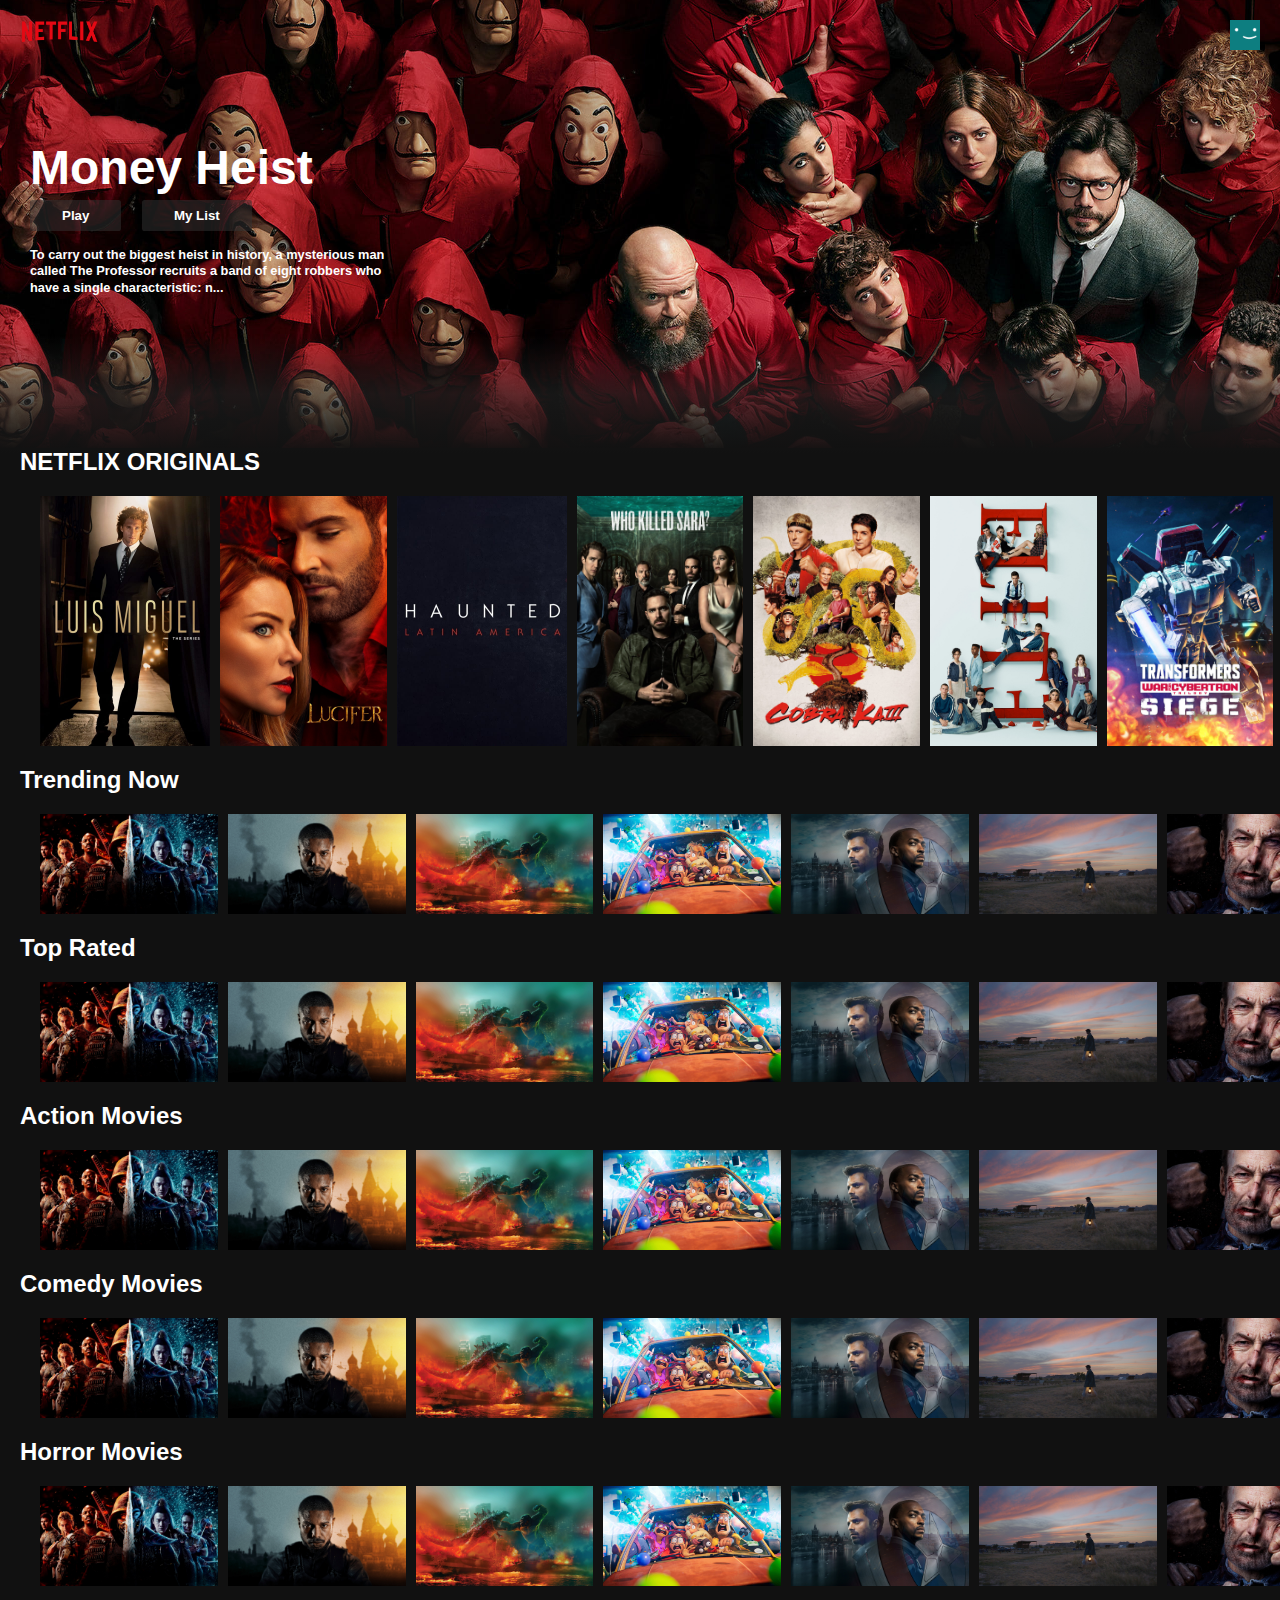
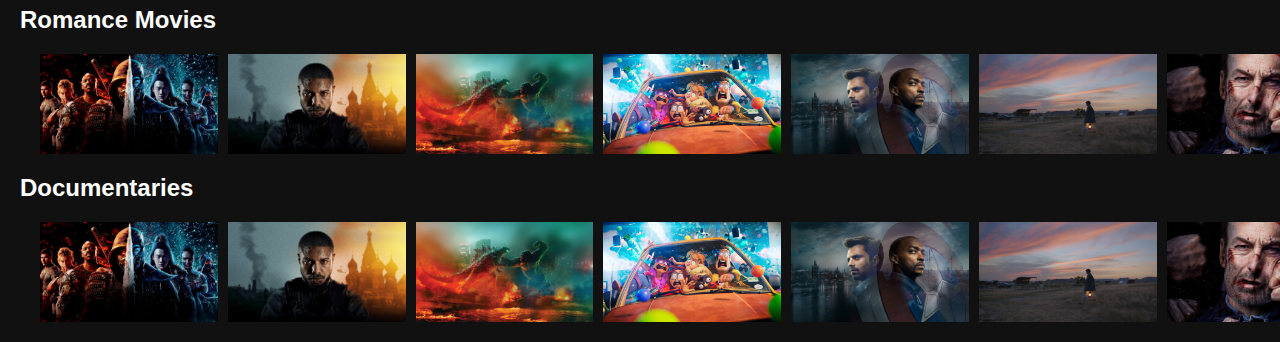
<file: home.html>
<!DOCTYPE html>
<html lang="en">

<head>
    <meta charset="UTF-8">
    <meta http-equiv="X-UA-Compatible" content="IE=edge">
    <meta name="viewport" content="width=device-width, initial-scale=1.0">
    <link rel="stylesheet" href="CSS/home.css">
    <title>Home</title>
</head>

<body>
    <!-- nav -->
    <div id="nav" class="nav">
        <a href="home.html"><img class="nav__logo" src="images/netflix-logo.png" alt="" /></a>
        <img class="nav__avatar" src="images/netflix-avatar.png" alt="" />
    </div>

    <!-- header -->
    <header class="banner">
        <div class="banner__contents">
            <h1 class="banner__title">Money Heist</h1>
            <div class="banner__buttons">
                <button class="banner__button">Play</button>
                <button class="banner__button">My List</button>
            </div>
            <h1 class="banner__description">
                To carry out the biggest heist in history, a mysterious man called The Professor recruits
                a band of eight robbers who have a single characteristic: n...
            </h1>
        </div>
        <div class="banner--fadeBottom"></div>
    </header>

    <!-- Netflix Originals -->
    <div class="row">
        <h2>NETFLIX ORIGINALS</h2>
        <div class="row__posters">
            <img class="row__poster row__posterLarge" src="images/large-movie1.jpg" alt="" />

            <img class="row__poster row__posterLarge" src="images/large-movie2.jpg" alt="" />

            <img class="row__poster row__posterLarge" src="images/large-movie3.jpg" alt="" />

            <img class="row__poster row__posterLarge" src="images/large-movie4.jpg" alt="" />

            <img class="row__poster row__posterLarge" src="images/large-movie5.jpg" alt="" />

            <img class="row__poster row__posterLarge" src="images/large-movie6.jpg" alt="" />

            <img class="row__poster row__posterLarge" src="images/large-movie7.jpg" alt="" />

            <img class="row__poster row__posterLarge" src="images/large-movie8.jpg" alt="" />
        </div>
    </div>

    <!-- Trending Now -->
    <div class="row">
        <h2>Trending Now</h2>
        <div class="row__posters">
            <img class="row__poster" src="images/small-movie1.jpg" alt="" />

            <img class="row__poster" src="images/small-movie2.jpg" alt="" />

            <img class="row__poster" src="images/small-movie3.jpg" alt="" />

            <img class="row__poster" src="images/small-movie4.jpg" alt="" />

            <img class="row__poster" src="images/small-movie5.jpg" alt="" />

            <img class="row__poster" src="images/small-movie6.jpg" alt="" />

            <img class="row__poster" src="images/small-movie7.jpg" alt="" />

            <img class="row__poster" src="images/small-movie8.jpg" alt="" />
        </div>
    </div>

    <!-- Top Rated -->
    <div class="row">
        <h2>Top Rated</h2>
        <div class="row__posters">
            <img class="row__poster" src="images/small-movie1.jpg" alt="" />

            <img class="row__poster" src="images/small-movie2.jpg" alt="" />

            <img class="row__poster" src="images/small-movie3.jpg" alt="" />

            <img class="row__poster" src="images/small-movie4.jpg" alt="" />

            <img class="row__poster" src="images/small-movie5.jpg" alt="" />

            <img class="row__poster" src="images/small-movie6.jpg" alt="" />

            <img class="row__poster" src="images/small-movie7.jpg" alt="" />

            <img class="row__poster" src="images/small-movie8.jpg" alt="" />
        </div>
    </div>

    <!-- Action Movies -->
    <div class="row">
        <h2>Action Movies</h2>
        <div class="row__posters">
            <img class="row__poster" src="images/small-movie1.jpg" alt="" />

            <img class="row__poster" src="images/small-movie2.jpg" alt="" />

            <img class="row__poster" src="images/small-movie3.jpg" alt="" />

            <img class="row__poster" src="images/small-movie4.jpg" alt="" />

            <img class="row__poster" src="images/small-movie5.jpg" alt="" />

            <img class="row__poster" src="images/small-movie6.jpg" alt="" />

            <img class="row__poster" src="images/small-movie7.jpg" alt="" />

            <img class="row__poster" src="images/small-movie8.jpg" alt="" />
        </div>
    </div>

    <!-- Comedy Movies -->
    <div class="row">
        <h2>Comedy Movies</h2>
        <div class="row__posters">
            <img class="row__poster" src="images/small-movie1.jpg" alt="" />

            <img class="row__poster" src="images/small-movie2.jpg" alt="" />

            <img class="row__poster" src="images/small-movie3.jpg" alt="" />

            <img class="row__poster" src="images/small-movie4.jpg" alt="" />

            <img class="row__poster" src="images/small-movie5.jpg" alt="" />

            <img class="row__poster" src="images/small-movie6.jpg" alt="" />

            <img class="row__poster" src="images/small-movie7.jpg" alt="" />

            <img class="row__poster" src="images/small-movie8.jpg" alt="" />
        </div>
    </div>

    <!-- Horror Movies -->
    <div class="row">
        <h2>Horror Movies</h2>
        <div class="row__posters">
            <img class="row__poster" src="images/small-movie1.jpg" alt="" />

            <img class="row__poster" src="images/small-movie2.jpg" alt="" />

            <img class="row__poster" src="images/small-movie3.jpg" alt="" />

            <img class="row__poster" src="images/small-movie4.jpg" alt="" />

            <img class="row__poster" src="images/small-movie5.jpg" alt="" />

            <img class="row__poster" src="images/small-movie6.jpg" alt="" />

            <img class="row__poster" src="images/small-movie7.jpg" alt="" />

            <img class="row__poster" src="images/small-movie8.jpg" alt="" />
        </div>
    </div>

    <!-- Romance Movies -->
    <div class="row">
        <h2>Romance Movies</h2>
        <div class="row__posters">
            <img class="row__poster" src="images/small-movie1.jpg" alt="" />

            <img class="row__poster" src="images/small-movie2.jpg" alt="" />

            <img class="row__poster" src="images/small-movie3.jpg" alt="" />

            <img class="row__poster" src="images/small-movie4.jpg" alt="" />

            <img class="row__poster" src="images/small-movie5.jpg" alt="" />

            <img class="row__poster" src="images/small-movie6.jpg" alt="" />

            <img class="row__poster" src="images/small-movie7.jpg" alt="" />

            <img class="row__poster" src="images/small-movie8.jpg" alt="" />
        </div>
    </div>

    <!-- Documentaries -->
    <div class="row">
        <h2>Documentaries</h2>
        <div class="row__posters">
            <img class="row__poster" src="images/small-movie1.jpg" alt="" />

            <img class="row__poster" src="images/small-movie2.jpg" alt="" />

            <img class="row__poster" src="images/small-movie3.jpg" alt="" />

            <img class="row__poster" src="images/small-movie4.jpg" alt="" />

            <img class="row__poster" src="images/small-movie5.jpg" alt="" />

            <img class="row__poster" src="images/small-movie6.jpg" alt="" />

            <img class="row__poster" src="images/small-movie7.jpg" alt="" />

            <img class="row__poster" src="images/small-movie8.jpg" alt="" />
        </div>
    </div>

    <script>
        const nav = document.getElementById('nav');
        window.addEventListener('scroll', () => {
            if (window.scrollY >= 100) {
                nav.classList.add('nav__black');
            } else {
                nav.classList.remove('nav__black');
            }
        });
    </script>
</body>

</html>
</file>
<file: CSS/home.css>
* {
  margin: 0;
  box-sizing: border-box;
}

body {
  font-family: Arial, Helvetica, sans-serif;
  background-color: #111;
}

.row__poster {
  width: 100%;
  object-fit: contain;
  max-height: 100px;
  margin-right: 10px;
  transition: transform 450ms;
}

.row__posters {
  display: flex;
  overflow-y: hidden;
  overflow-x: scroll;
  padding: 20px;
}

.row__poster:hover {
  transform: scale(1.08);
}

.row__posters::-webkit-scrollbar {
  display: none;
}

.row__posterLarge {
  max-height: 250px;
}

.row__posterLarge:hover {
  transform: scale(1.09);
}

.row {
  color: white;
  margin-left: 20px;
}

/* banner */
.banner {
  background-image: url(../images/banner.jpg);
  background-size: cover;
  background-position: center center;
  color: white;
  object-fit: contain;
  height: 448px;
}

.banner__contents {
  margin-left: 30px;
  padding-top: 140px;
  height: 190px;
}

.banner__title {
  font-size: 3rem;
  font-weight: 800;
  padding-bottom: 0.3rem;
}

.banner__description {
  width: 45rem;
  line-height: 1.3;
  padding-top: 1rem;
  font-size: 0.8rem;
  max-width: 360px;
  height: 180px;
}

.banner__button {
  cursor: pointer;
  color: #fff;
  outline: none;
  border: none;
  font-weight: 700;
  border-radius: 0.2vw;
  padding-left: 2rem;
  padding-right: 2rem;
  margin-right: 1rem;
  padding-top: 0.5rem;
  padding-bottom: 0.5rem;
  background-color: rgba(51, 51, 51, 0.5);
}

.banner__button:hover {
  color: #000;
  background-color: #e6e6e6;
  transition: all 0.2s;
}

.banner--fadeBottom {
  margin-top: 145px;
  height: 7.4rem;
  background-image: linear-gradient(
    180deg,
    transparent,
    rgba(37, 37, 37, 0.61),
    #111
  );
}

/* nav */

.nav__logo {
  width: 80px;
  object-fit: contain;
}

.nav__avatar {
  width: 30px;
  object-fit: contain;
}

.nav {
  position: fixed;
  top: 0;
  width: 100%;
  display: flex;
  justify-content: space-between;
  padding: 20px;
  /* background-color: #111; */
  z-index: 1;
  transition-timing-function: ease-in;
  transition: all 0.5s;
}

.nav__black {
  background-color: #111;
}
</file>
